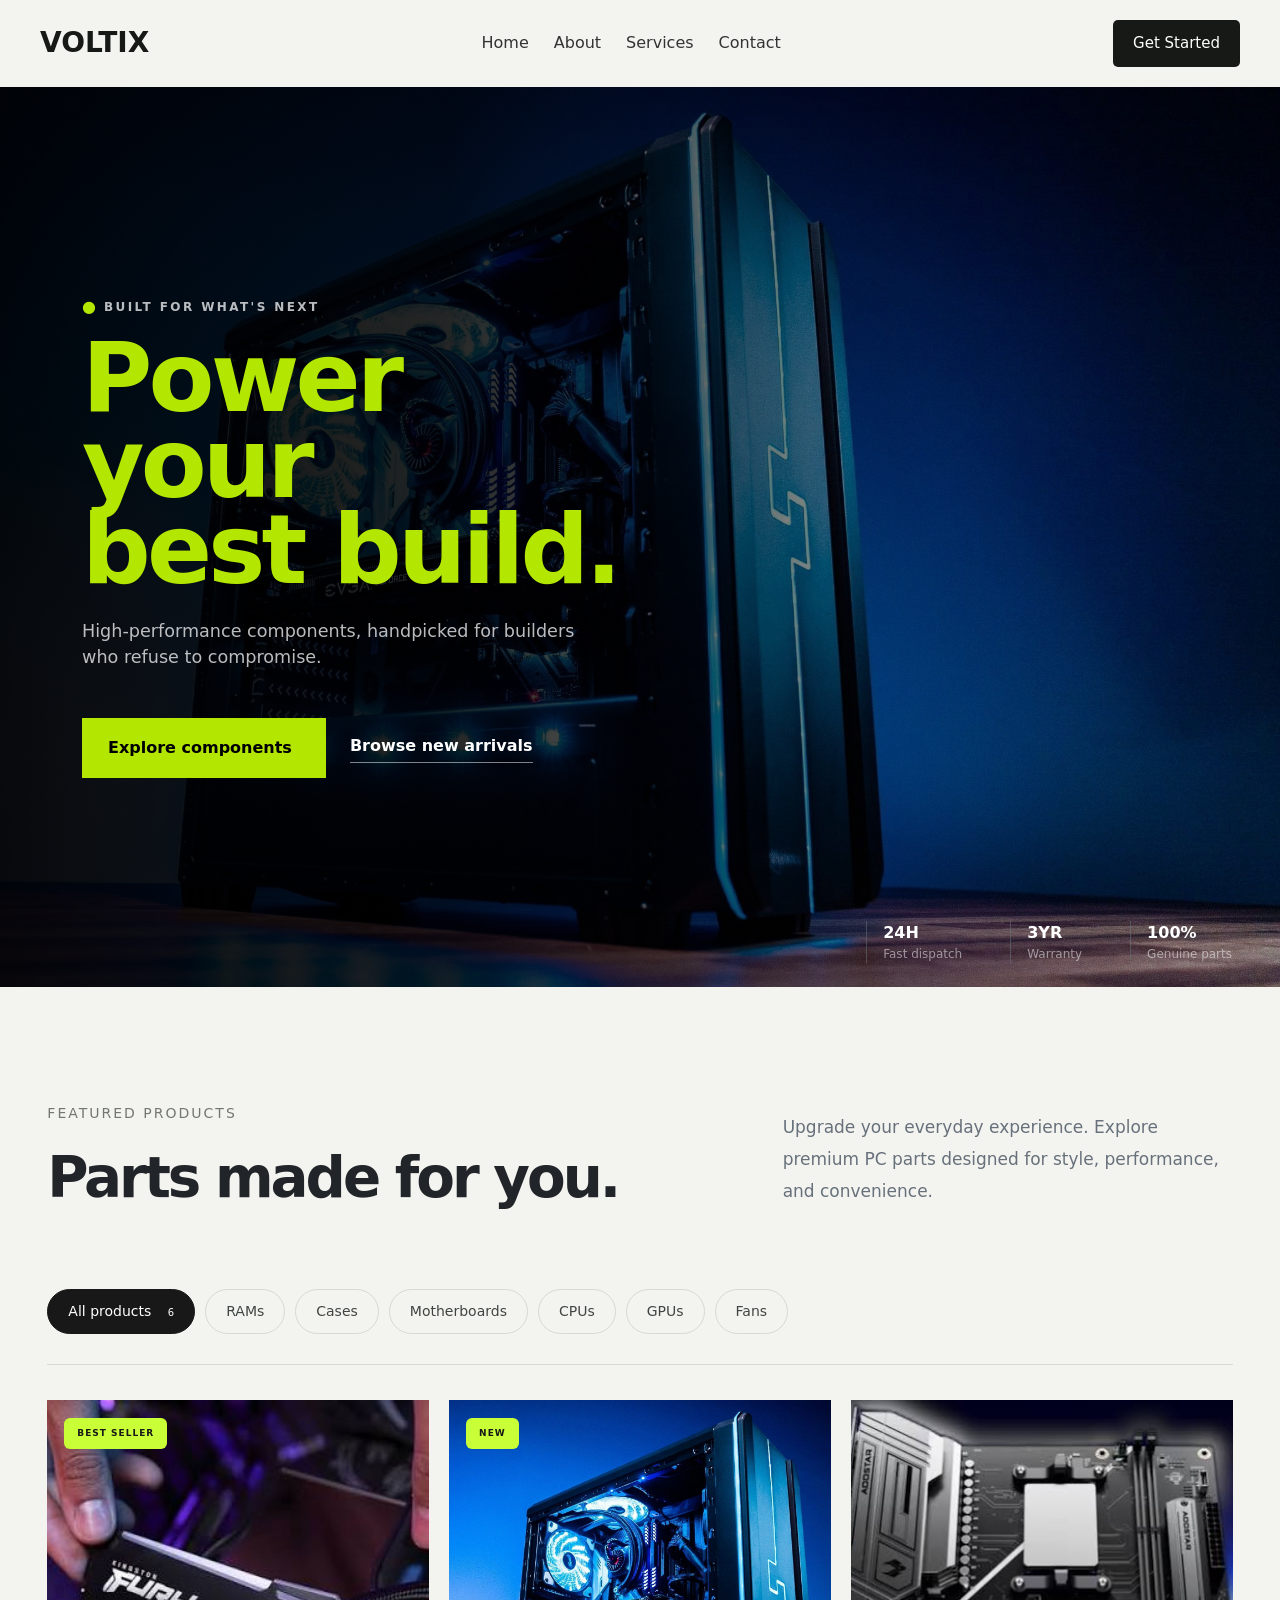
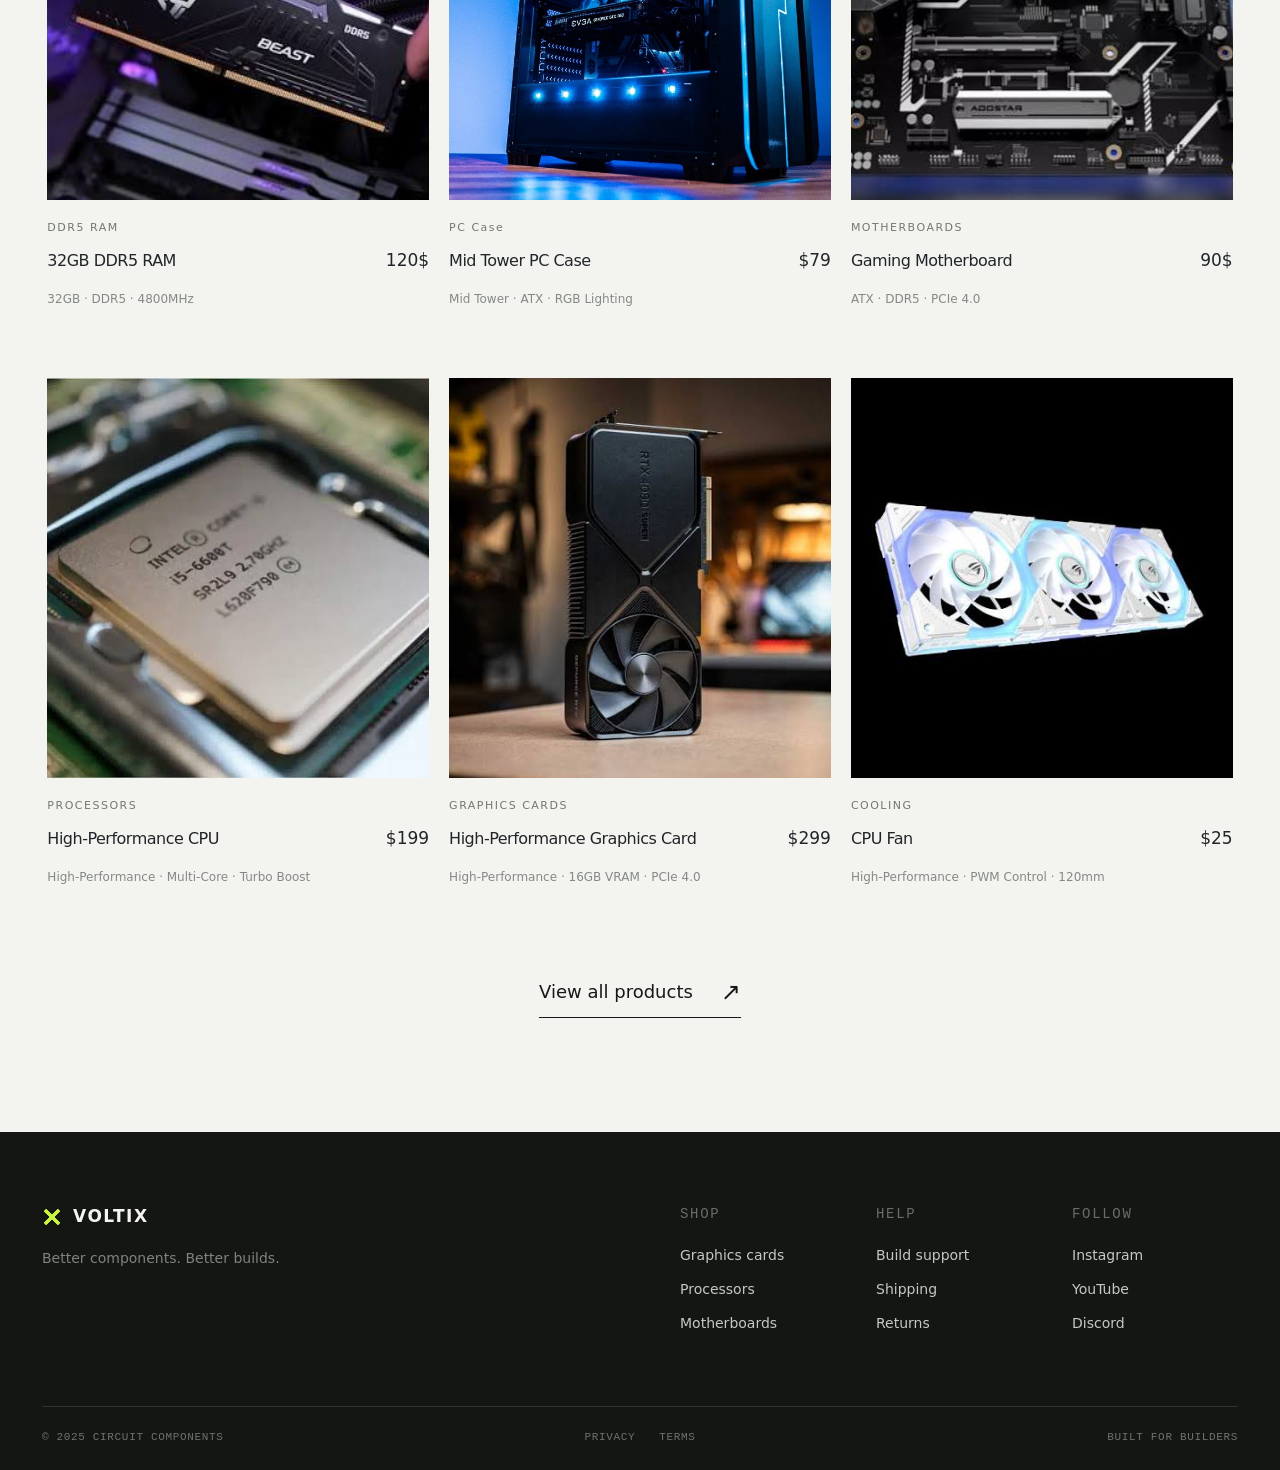
<file: index.html>
<!doctype html>
<html lang="en">

<head>
    <meta charset="UTF-8" />
    <meta name="viewport" content="width=device-width, initial-scale=1.0" />
    <title>PC Accessories Store</title>
    <link rel="stylesheet" href="./Bootstrap/bootstrap.min.css" />
    <link rel="stylesheet" href="./Bootstrap/all.min.css" />
    <link rel="stylesheet" href="./css/style.css" />
</head>

<body>
    <!-- NAVBAR SECTION -->

    <nav class="navbar">
        <div class="logo">
           VOLTIX
        </div>
        <div class="nav-links">
            <a href="#">Home</a>
            <a href="#">About</a>
            <a href="#">Services</a>
            <a href="#">Contact</a>
        </div>
        <button class="nav-button">Get Started</button>
    </nav>

    <!-- HERO SECTION -->

    <section class="hero-section position-relative d-flex align-items-center">
        <div class="container position-relative z-1 py-5">
            <div class="row">
                <div class="col-12 col-lg-7 col-xl-6">

                    <div class="d-flex align-items-center mb-3">
                        <span class="text-lime me-2 fs-6">&#9679;</span>
                        <span class="text-uppercase tracking-widest small fw-bold text-light opacity-75"
                            style="font-size: 0.75rem;">
                            Built for what's next
                        </span>
                    </div>

                    <h1 class="display-3 fw-bolder hero-title mb-4">
                        Power your<br>
                        <span class="text-lime">best build.</span>
                    </h1>

                    <p class="lead mb-5 text-light opacity-75 pe-md-5" style="font-size: 1.1rem;">
                        High-performance components, handpicked for builders
                        who refuse to compromise.
                    </p>

                    <div class="d-flex flex-wrap align-items-center gap-4">
                        <a href="#products"
                            class="btn btn-lime rounded-0 px-4 py-3 fw-bold d-inline-flex align-items-center">
                            Explore components <i class="bi bi-arrow-up-right ms-2 fs-5"></i>
                        </a>
                        <a href="#"
                            class="text-white text-decoration-none fw-bold border-bottom pb-1 hover-lime-text transition-all">
                            Browse new arrivals
                        </a>
                    </div>

                </div>
            </div>
        </div>

        <div class="position-absolute bottom-0 end-0 p-4 pe-lg-5 z-1 d-none d-md-block">
            <div class="d-flex gap-4 gap-xl-5">

                <div class="stat-item ps-3 border-start border-secondary border-opacity-50">
                    <div class="fw-bold text-white fs-6">24H</div>
                    <div class="text-white opacity-50" style="font-size: 0.75rem;">Fast dispatch</div>
                </div>

                <div class="stat-item ps-3 border-start border-secondary border-opacity-50">
                    <div class="fw-bold text-white fs-6">3YR</div>
                    <div class="text-white opacity-50" style="font-size: 0.75rem;">Warranty</div>
                </div>

                <div class="stat-item ps-3 border-start border-secondary border-opacity-50">
                    <div class="fw-bold text-white fs-6">100%</div>
                    <div class="text-white opacity-50" style="font-size: 0.75rem;">Genuine parts</div>
                </div>

            </div>
        </div>
    </section>

    <!-- PRODUCTS SECTION -->

    <section id="products" class="hardware-section">
        <!-- Header -->
        <header class="section-header">
            <div class="heading">
                <p class="eyebrow">FEATURED PRODUCTS</p>
                <h1>Parts made for you.</h1>
            </div>
            <p class="intro">
                Upgrade your everyday experience.
                Explore premium PC parts designed
                for style, performance, and convenience.
            </p>
        </header>

        <!-- Categories -->
        <nav class="filters">
            <button class="filter active" type="button" data-filter="all" aria-pressed="true">
                All products <span>6</span>
            </button>
            <button class="filter" type="button" data-filter="rams" aria-pressed="false">RAMs</button>
            <button class="filter" type="button" data-filter="cases" aria-pressed="false">Cases</button>
            <button class="filter" type="button" data-filter="motherboards" aria-pressed="false">Motherboards</button>
            <button class="filter" type="button" data-filter="cpus" aria-pressed="false">CPUs</button>
            <button class="filter" type="button" data-filter="gpus" aria-pressed="false">GPUs</button>
            <button class="filter" type="button" data-filter="fans" aria-pressed="false">Fans</button>
        </nav>


        <!-- Products -->
        <div class="product-grid">
            <!-- Product 1 -->
            <article class="product-card" data-category="rams">
                <div class="product-image">
                    <img src="images/ram.jpg"
                        alt="Ram">
                    <span class="badge">BEST SELLER</span>
                </div>
                <div class="product-info">
                    <p class="category">DDR5 RAM</p>
                    <div class="product-title">
                        <h2>32GB DDR5 RAM</h2>
                        <span class="price">120$</span>
                    </div>
                    <p class="specs">32GB · DDR5 · 4800MHz</p>
                </div>
            </article>

            <!-- Product 2 -->
            <article class="product-card" data-category="cases">
                <div class="product-image">
                    <img src="images/background.jpg"
                        alt="Case">
                    <span class="badge">NEW</span>
                </div>
                <div class="product-info">
                    <p class="category">PC Case</p>
                    <div class="product-title">
                        <h2>Mid Tower PC Case</h2>
                        <span class="price">$79</span>
                    </div>
                    <p class="specs">Mid Tower · ATX · RGB Lighting</p>
                </div>
            </article>

            <!-- Product 3 -->
            <article class="product-card" data-category="motherboards">
                <div class="product-image">
                    <img src="images/MB.jpg"
                        alt="Motherboard">
                </div>
                <div class="product-info">
                    <p class="category">MOTHERBOARDS</p>
                    <div class="product-title">
                        <h2>Gaming Motherboard</h2>
                        <span class="price">90$</span>
                    </div>
                    <p class="specs">ATX · DDR5 · PCIe 4.0</p>
                </div>
            </article>

            <!-- Product 4 -->
            <article class="product-card" data-category="cpus">
                <div class="product-image">
                    <img src="images/cpu.jpg"
                        alt="CPU">
                </div>
                <div class="product-info">
                    <p class="category">PROCESSORS</p>
                    <div class="product-title">
                        <h2>High-Performance CPU</h2>
                        <span class="price">$199</span>
                    </div>
                    <p class="specs">High-Performance · Multi-Core · Turbo Boost</p>
                </div>
            </article>

            <!-- Product 5 -->
            <article class="product-card" data-category="gpus">
                <div class="product-image">
                    <img src="images/gpu2.jpg"
                        alt="Graphics Card">
                </div>
                <div class="product-info">
                    <p class="category">GRAPHICS CARDS</p>
                    <div class="product-title">
                        <h2>High-Performance Graphics Card</h2>
                        <span class="price">$299</span>
                    </div>
                    <p class="specs">High-Performance · 16GB VRAM · PCIe 4.0</p>
                </div>
            </article>

            <!-- Product 6 -->
            <article class="product-card" data-category="fans">
                <div class="product-image">
                    <img src="images/fans2.jpg"
                        alt="CPU Fan">
                </div>
                <div class="product-info">
                    <p class="category">COOLING</p>
                    <div class="product-title">
                        <h2>CPU Fan</h2>
                        <span class="price">$25</span>
                    </div>
                    <p class="specs">High-Performance · PWM Control · 120mm</p>
                </div>
            </article>
        </div>

        <!-- View All -->
        <div class="view-all">
            <a href="#">
                View all products
                <span>↗</span>
            </a>
        </div>
    </section>

    <!-- FOOTER SECTION -->
    <footer id="footer">
        <div class="footer-top">
            <div>
                <a class="brand brand-light" href="#">
                    <span class="brand-mark"></span>
                    VOLTIX
                </a>
                <p>Better components. Better builds.</p>
            </div>
            <div class="footer-links">
                <div>
                    <span>Shop</span>
                    <a href="#products">Graphics cards</a>
                    <a href="#products">Processors</a>
                    <a href="#products">Motherboards</a>
                </div>
                <div>
                    <span>Help</span>
                    <a href="#">Build support</a>
                    <a href="#">Shipping</a>
                    <a href="#">Returns</a>
                </div>
                <div>
                    <span>Follow</span>
                    <a href="#">Instagram</a>
                    <a href="#">YouTube</a>
                    <a href="#">Discord</a>
                </div>
            </div>
        </div>
        <div class="footer-bottom">
            <span>© 2025 Circuit Components</span>
            <div>
                <a href="#">Privacy</a>
                <a href="#">Terms</a>
            </div>
            <span>Built for builders</span>
        </div>
    </footer>

    <script src="Bootstrap/bootstrap.bundle.min.js"></script>
    <script src="Bootstrap/all.min.js"></script>
</body>

</html>
</file>
<file: css/style.css>
.hero-section {
    min-height: 100vh;

    background:
        linear-gradient(90deg,
            rgba(0, 0, 0, 0.95) 0%,
            rgba(0, 0, 0, 0.85) 35%,
            rgba(0, 0, 0, 0) 100%),
        url("../images/background.jpg") center right / cover no-repeat;
}

.navbar {
    display: flex;
    justify-content: space-between;
    align-items: center;
    flex-wrap: wrap;
    gap: 15px;
    padding: 20px 40px;
    background-color: #f3f4ef;
    position: sticky;
    top: 0;
    left: 0;
    width: 100%;
    box-sizing: border-box;
    z-index: 1000;
}

.logo {
    color: #171916;
    font-size: 28px;
    font-weight: bold;
}



.nav-links {
    display: flex;
    align-items: center;
    gap: 25px;
}

.nav-links a {
    text-decoration: none;
    color: #333333;
    font-size: 16px;
    transition: color 0.3s ease;
}

.nav-links a:hover {
    color: #c6f536;
}


.nav-button {
    background-color: #171916;
    color: white;
    padding: 12px 20px;
    border: none;
    border-radius: 5px;
    font-size: 15px;
    cursor: pointer;
    transition: background-color 0.3s ease;
}

.nav-button:hover {
    background-color: #c6f536;
    color: #171916;
}


.tracking-widest {
    letter-spacing: 0.2em;
}

.hero-title {
    color: #b3e600;
    font-size: 6rem;
    line-height: 0.9 !important;
    letter-spacing: -0.04em;
}

.text-lime {
    color: #b3e600;
}

.btn-lime {
    background-color: #b3e600;
    color: #000;
    border: 2px solid #b3e600;
    transition: all 0.3s ease;
}

.btn-lime:hover {
    background-color: #96c001;
    border-color: #272921;
    color: #000;
}

.btn-lime i {
    transition: transform 0.3s ease;
}

.btn-lime:hover i {
    transform: translate(3px, -3px);
}

.hover-lime-text {
    border-color: rgba(255, 255, 255, 0.5) !important;
}

.hover-lime-text:hover {
    color: #b3e600 !important;
    border-color: #b3e600 !important;
}



/* footer */

:root {
    font-family: "Manrope", sans-serif;
    color: #161816;
    background: #f3f4ef;
    font-synthesis: none;
    text-rendering: optimizeLegibility;
}

* {
    box-sizing: border-box;
}

body {
    margin: 0;
    min-width: 320px;
    background: #f3f4ef;
}

a {
    color: inherit;
    font: inherit;
    text-decoration: none;
}

.brand {
    display: inline-flex;
    align-items: center;
    gap: 11px;
    font-size: 17px;
    font-weight: 800;
    letter-spacing: 0.09em;
}

.brand-mark {
    width: 20px;
    height: 20px;
    display: inline-block;
    background:
        linear-gradient(90deg, transparent 42%, currentColor 42% 58%, transparent 58%),
        linear-gradient(0deg, transparent 42%, currentColor 42% 58%, transparent 58%);
    transform: rotate(45deg);
}

footer {
    width: 100%;
    margin: 0 auto;
    padding: 72px 42px 24px;
    color: #f2f3ee;
    background: #141614;
}

.footer-top {
    display: grid;
    grid-template-columns: 1fr 1fr;
    gap: 80px;
    padding-bottom: 72px;
}

.brand-light {
    margin-bottom: 18px;
    color: #f4f5f1;
}

.brand-light .brand-mark {
    color: #c8f43d;
}

.footer-top>div:first-child p {
    margin: 0;
    color: #7e837d;
    font-size: 14px;
}

.footer-links {
    display: grid;
    grid-template-columns: repeat(3, 1fr);
    gap: 30px;
}

.footer-links>div {
    display: flex;
    align-items: flex-start;
    flex-direction: column;
    gap: 13px;
}

.footer-links span {
    margin-bottom: 7px;
    color: #686d68;
    font-family: "DM Mono", monospace;
    font-size: 14px;
    text-transform: uppercase;
    letter-spacing: 0.12em;
}

.footer-links a {
    color: #c5c9c4;
    font-size: 14px;
}

.footer-links a:hover {
    color: #c8f43d;
}

.footer-bottom {
    display: grid;
    grid-template-columns: 1fr auto 1fr;
    padding-top: 22px;
    border-top: 1px solid #303330;
    color: #6e736e;
    font-family: "DM Mono", monospace;
    font-size: 11px;
    text-transform: uppercase;
    letter-spacing: 0.06em;
}

.footer-bottom div {
    display: flex;
    gap: 24px;
}

.footer-bottom>span:last-child {
    text-align: right;
}



/* PRODUCTS SECTION STYLES */
/* Main Section */
.hardware-section {
    width: 100%;
    max-width: 1600px;
    margin: auto;
    margin-top: 80px;
    margin-bottom: 80px;
    padding: 36px 3.7% 34px;
}

/* Header */
.section-header {
    display: flex;
    justify-content: space-between;
    align-items: flex-start;
    gap: 40px;
}

.eyebrow {
    color: #737772;
    font-size: 14px;
    font-weight: 400;
    letter-spacing: 2px;
    margin-bottom: 24px;
}

.heading h1 {
    font-size: clamp(38px, 4.4vw, 66px);
    line-height: 1.08;
    letter-spacing: -3px;
    font-weight: 600;
}

.intro {
    color: #68717b;
    font-size: 17px;
    line-height: 1.9;
    font-weight: 300;
    max-width: 450px;
    margin-top: 8px;
}

/* Categories */
.filters {
    display: flex;
    flex-wrap: wrap;
    gap: 10px;
    margin: 66px 0 35px;
    padding-bottom: 30px;
    border-bottom: 1px solid #d8d9d3;
}

.filter {
    min-height: 45px;
    padding: 0 20px;
    border: 1px solid #d8d9d3;
    border-radius: 28px;
    background-color: transparent;
    color: #414541;
    font-family: inherit;
    font-size: 14px;
    cursor: pointer;
    transition: 0.3s;
}

.filter:hover,
.filter.active {
    background-color: #171817;
    border-color: #171817;
    color: white;
}

.filter span {
    margin-left: 12px;
    font-size: 10px;
}

/* Products Grid */
.product-grid {
    display: grid;
    grid-template-columns: repeat(3, minmax(0, 1fr));
    column-gap: 20px;
    row-gap: 54px;
}

.product-card {
    min-width: 0;
}

/* Product Images */
.product-image {
    position: relative;
    width: 100%;
    height: clamp(250px, 31.2vw, 465px);
    overflow: hidden;
    background-color: #171817;
}

.product-image img {
    display: block;
    width: 100%;
    height: 100%;
    object-fit: cover;
    transition: transform 0.45s ease;
}

.product-card:hover .product-image img {
    transform: scale(1.035);
}

/* Badges */
.badge {
    position: absolute;
    top: 18px;
    left: 17px;
    padding: 11px 13px;
    background-color: #c9ff36;
    color: #171817;
    font-size: 9px;
    letter-spacing: 1px;
    font-weight: 600;
}

/* Product Information */
.product-info {
    padding-top: 20px;
}

.category {
    color: #737772;
    font-size: 11px;
    letter-spacing: 1.5px;
    margin-bottom: 12px;
}

.product-title {
    display: flex;
    align-items: baseline;
    justify-content: space-between;
    gap: 12px;
}

.product-title h2 {
    font-size: clamp(15px, 1.25vw, 19px);
    font-weight: 500;
    letter-spacing: -0.5px;
}

.price {
    flex-shrink: 0;
    font-size: 17px;
    font-weight: 500;
}

.specs {
    color: #858985;
    font-size: 12px;
    margin-top: 12px;
}

/* View All Button */
.view-all {
    display: flex;
    justify-content: center;
    margin-top: 76px;
}

.view-all a {
    display: inline-flex;
    align-items: center;
    gap: 28px;
    padding-bottom: 12px;
    border-bottom: 1px solid #171817;
    color: #171817;
    text-decoration: none;
    font-size: 18px;
    font-weight: 500;
}

.view-all a span {
    font-size: 24px;
    line-height: 0.7;
}

@media (max-width: 600px) {
    nav {
        padding: 15px;
        gap: 12px;
    }

    .logo {
        font-size: 24px;
    }

    .nav-links {
        gap: 10px;
    }

    .nav-links a {
        font-size: 13px;
    }

    .nav-button {
        padding: 8px 10px;
        font-size: 12px;
    }
}

@media (max-width: 900px) {

    .hardware-section {
        padding: 30px 4%;
    }

    .section-header {
        flex-direction: column;
        gap: 18px;
    }

    .intro {
        margin-top: 0;
    }

    .filters {
        margin-top: 35px;
        gap: 8px;
    }

    .filter {
        padding: 0 15px;
    }

    .product-grid {
        grid-template-columns: repeat(2, minmax(0, 1fr));
        row-gap: 38px;
    }

    .product-image {
        height: clamp(240px, 42vw, 380px);
    }
}

@media (max-width: 560px) {

    .hardware-section {
        padding: 24px 18px;
    }

    .heading h1 {
        font-size: 40px;
        letter-spacing: -2px;
    }

    .eyebrow {
        margin-bottom: 17px;
    }

    .intro {
        font-size: 14px;
        line-height: 1.7;
    }

    .filters {
        margin: 28px 0 24px;
        padding-bottom: 22px;
    }

    .filter {
        min-height: 39px;
        padding: 0 13px;
        font-size: 11px;
    }

    .product-grid {
        grid-template-columns: 1fr;
        row-gap: 32px;
    }

    .product-image {
        height: 320px;
    }

    .product-title h2 {
        font-size: 17px;
    }

    .view-all {
        margin-top: 48px;
    }
}

@media (max-width: 768px) {
    .hero-section {
        background:
            linear-gradient(90deg,
                rgba(0, 0, 0, 0.95) 0%,
                rgba(0, 0, 0, 0.85) 35%,
                rgba(0, 0, 0, 0) 100%),
            url("../images/background.jpg") center / cover no-repeat;
        min-height: 80vh;
    }

    .hero-title {
        font-size: 3.5rem;
    }
}
</file>
